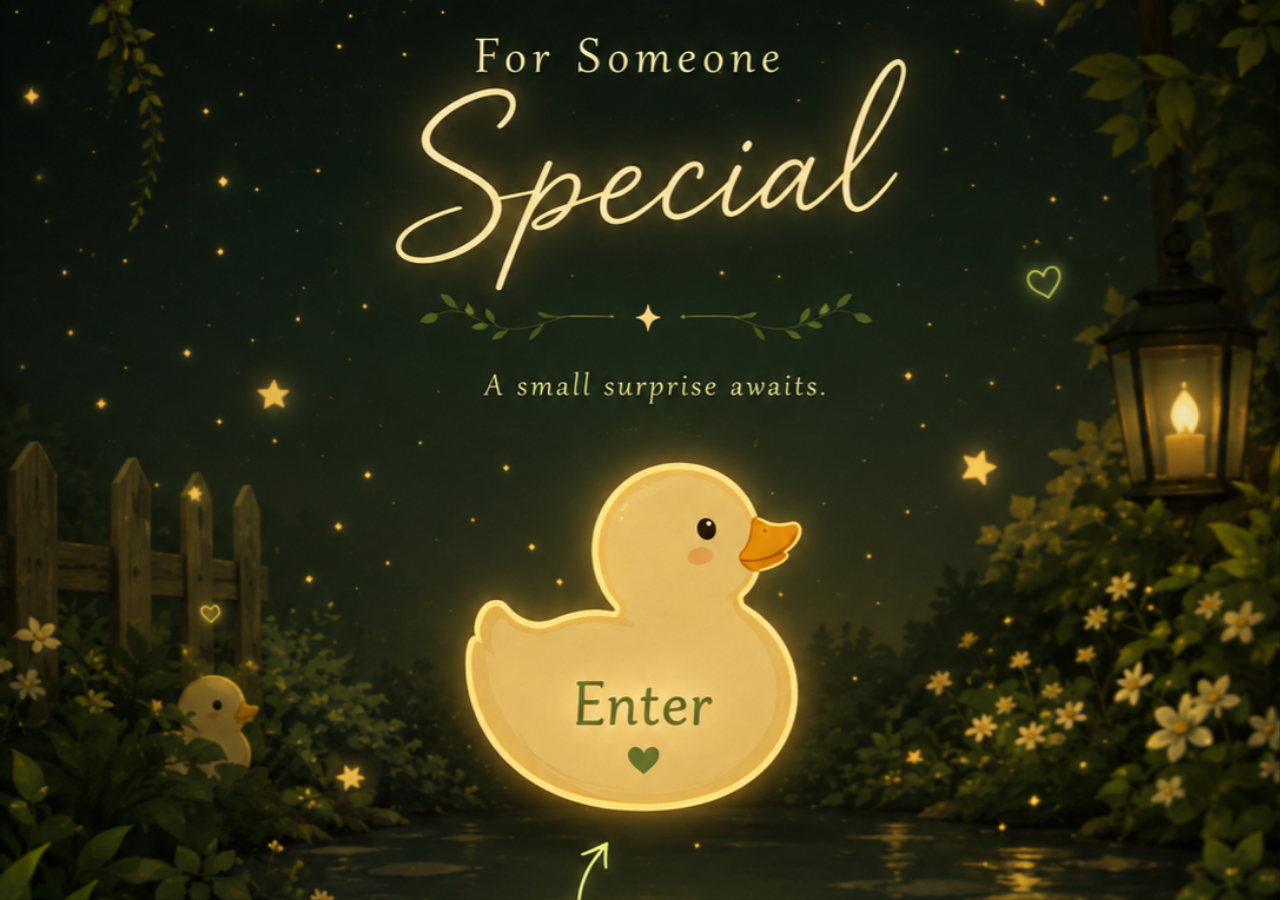
<file: index.html>
<!DOCTYPE html>
<html lang="en">
<head>
  <meta charset="UTF-8"/>
  <meta name="viewport" content="width=device-width, initial-scale=1.0"/>
  <title>For Someone Special</title>
  <link rel="stylesheet" href="landing.css"/>
</head>
<body>

  <img src="landing.png" class="bg-img" alt="For Someone Special"/>

  <!-- Invisible button over the duck -->
  <div class="duck-btn" id="duckBtn"></div>

  <div class="veil" id="veil"></div>
  <script src="landing.js"></script>
</body>
</html>
</file>
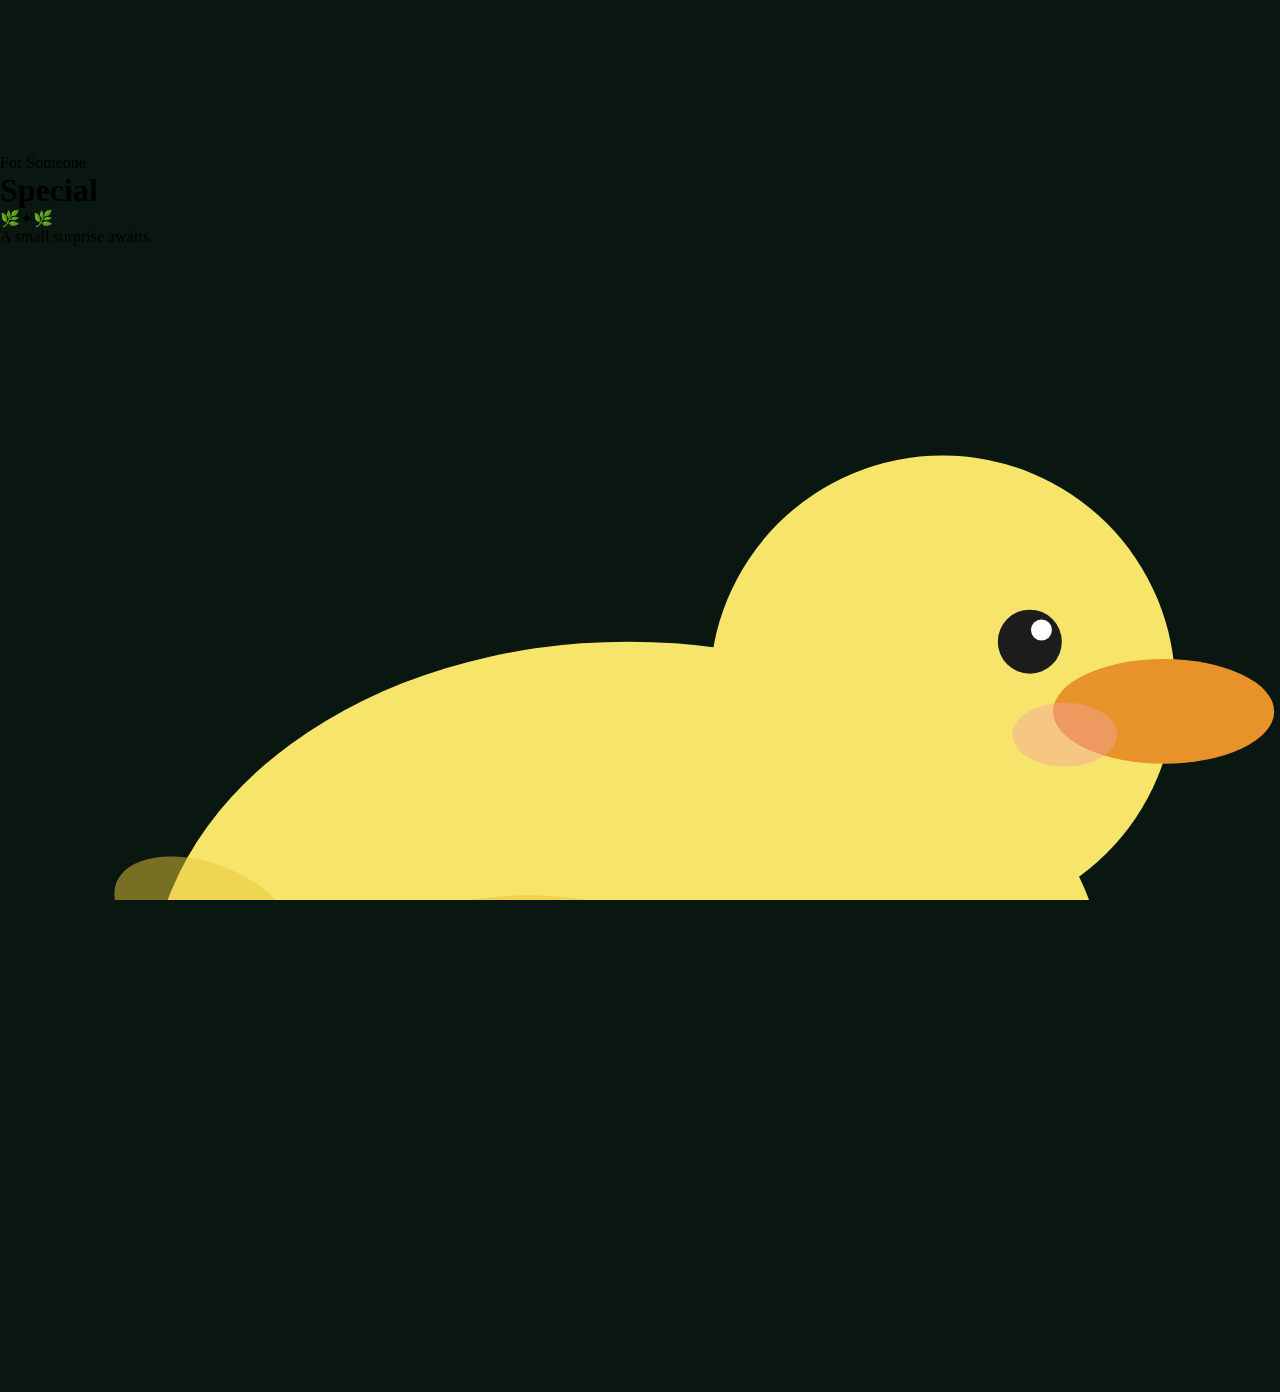
<file: Index.html>
<!DOCTYPE html>
<html lang="en">
<head>
  <meta charset="UTF-8"/>
  <meta name="viewport" content="width=device-width, initial-scale=1.0"/>
  <title>For Someone Special</title>
  <link rel="preconnect" href="https://fonts.googleapis.com"/>
  <link rel="preconnect" href="https://fonts.gstatic.com" crossorigin/>
  <link href="https://fonts.googleapis.com/css2?family=Great+Vibes&family=Cormorant+Garamond:ital,wght@0,300;0,400;1,300;1,400&display=swap" rel="stylesheet"/>
  <link rel="stylesheet" href="landing.css"/>
</head>
<body>
  <canvas id="bgCanvas"></canvas>

  <main class="landing-wrap">
    <header class="hero-text">
      <p class="for-label">For Someone</p>
      <h1 class="special-word">Special</h1>
      <div class="vine-divider">
        <span>🌿</span><span class="spark">✦</span><span>🌿</span>
      </div>
      <p class="await-text">A small surprise awaits.</p>
    </header>

    <div class="duck-zone" id="duckBtn" role="button" tabindex="0" aria-label="Enter">
      <div class="duck-halo"></div>
      <svg class="duck-svg" viewBox="0 0 220 190" xmlns="http://www.w3.org/2000/svg">
        <ellipse cx="108" cy="128" rx="82" ry="60" fill="#f7e56b"/>
        <ellipse cx="85" cy="132" rx="36" ry="20" fill="#e8c83a" opacity="0.6" transform="rotate(-8 85 132)"/>
        <circle cx="162" cy="76" r="40" fill="#f7e56b"/>
        <circle cx="177" cy="68" r="5.5" fill="#1c1c1c"/>
        <circle cx="179" cy="66" r="1.8" fill="white"/>
        <ellipse cx="200" cy="80" rx="19" ry="9" fill="#e8932a"/>
        <ellipse cx="183" cy="84" rx="9" ry="5.5" fill="#f4a0a0" opacity="0.45"/>
        <ellipse cx="35" cy="115" rx="16" ry="9" fill="#e8c83a" opacity="0.5" transform="rotate(20 35 115)"/>
      </svg>
      <span class="enter-badge">Enter ♡</span>
    </div>

    <p class="click-nudge">↑ click the duck!</p>
  </main>

  <div class="veil" id="veil"></div>
  <script src="landing.js"></script>
</body>
</html>
</file>
<file: landing.css>
*, *::before, *::after { box-sizing: border-box; margin: 0; padding: 0; }

html, body {
  width: 100%; height: 100%;
  overflow: hidden;
  background: #091710;
}

/* Full screen background image */
.bg-img {
  position: fixed;
  inset: 0;
  width: 100%;
  height: 100%;
  object-fit: cover;
  object-position: center;
  z-index: 0;
  display: block;
}

/* Invisible clickable area over the duck */
/* Duck sits roughly center-horizontal, ~55-80% down the image */
.duck-btn {
  position: fixed;
  left: 50%;
  top: 58%;
  transform: translate(-50%, -50%);
  width: 200px;
  height: 180px;
  z-index: 10;
  cursor: pointer;
  border-radius: 50%;
  /* Uncomment below to see hitbox while testing: */
  /* background: rgba(255,0,0,0.3); */
}

/* Transition veil */
.veil {
  position: fixed; inset: 0;
  z-index: 999;
  pointer-events: none;
  opacity: 0;
  background: #091710;
}
.veil.active {
  animation: veilIn 1.1s ease forwards;
}
@keyframes veilIn {
  0%   { opacity: 0; }
  100% { opacity: 1; }
}
</file>
